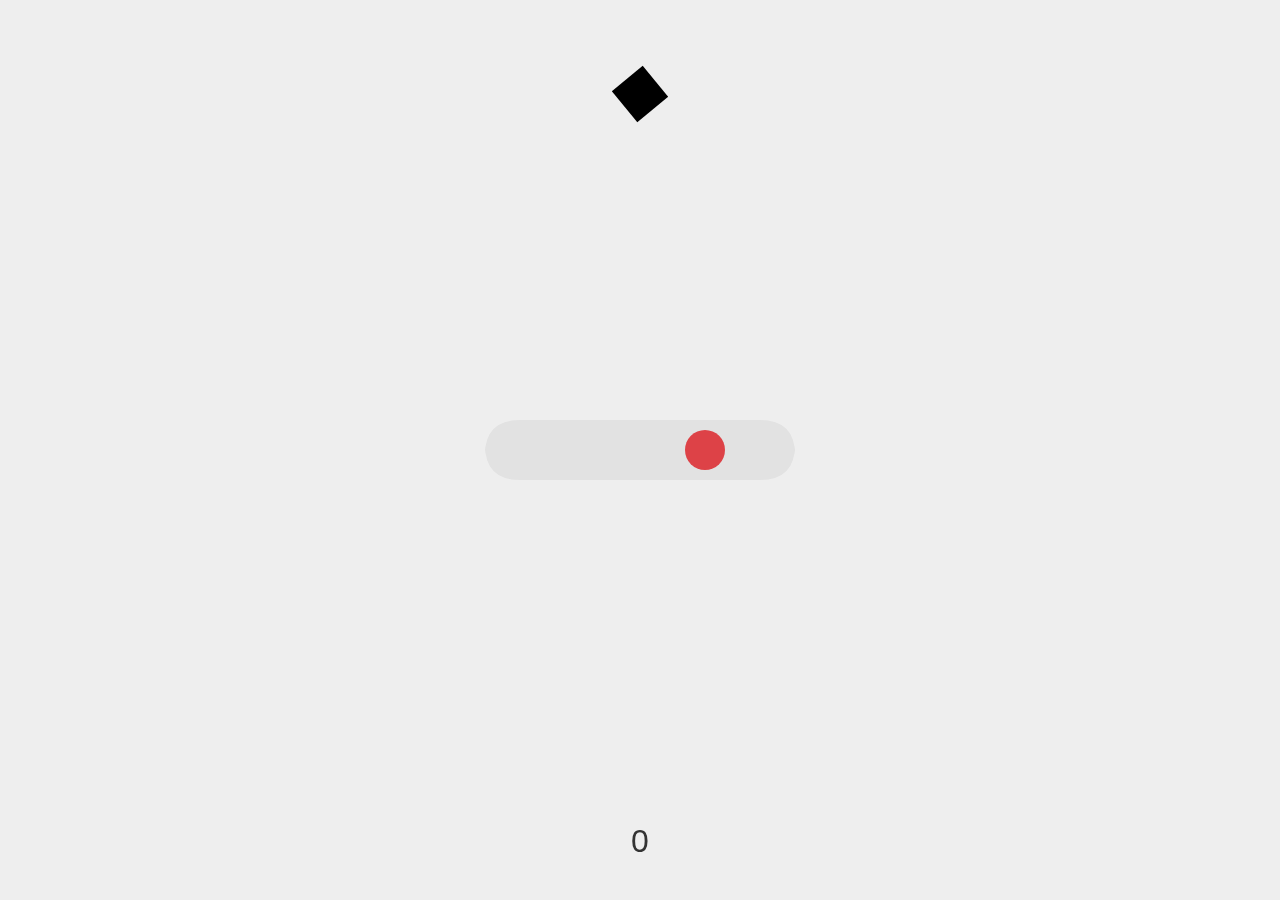
<file: index.html>
<!DOCTYPE html>
<html lang="en">
<head>
    <meta charset="UTF-8">
    <meta name="viewport" content="width=device-width, initial-scale=1.0, maximum-scale=1.0, user-scalable=no">
    <title>Square Fall Game</title>
    <link rel="stylesheet" href="./style.css">
</head>
<body>

<canvas id="gameCanvas" width="390" height="844"></canvas>
<div id="score">0</div>
<button id="restartBtn">Restart</button>

<script src="./game.js"></script>
</body>
</html>
</file>
<file: style.css>
body, html {
    margin: 0;
    padding: 0;
    background-color: #EEEEEE;
    height: 100%;
    display: flex;
    justify-content: center;
    align-items: center;
    touch-action: manipulation;
}

canvas {
    background: #EEEEEE;
    display: block;
}

#restartBtn {
    display: none;
    position: absolute;
    top: 60%;
    left: 50%;
    transform: translate(-50%, -50%);
    background-color: #DD4247;
    color: white;
    border: none;
    padding: 15px 30px;
    font-size: 18px;
    border-radius: 10px;
    cursor: pointer;
    z-index: 10;
}

#score {
    position: absolute;
    bottom: 40px; /* pastki qismda 40px masofa bilan */
    left: 50%;
    transform: translateX(-50%);
    font-size: 32px; /* kattaroq font */
    font-family: sans-serif;
    color: #333;
    z-index: 5;
}
</file>
